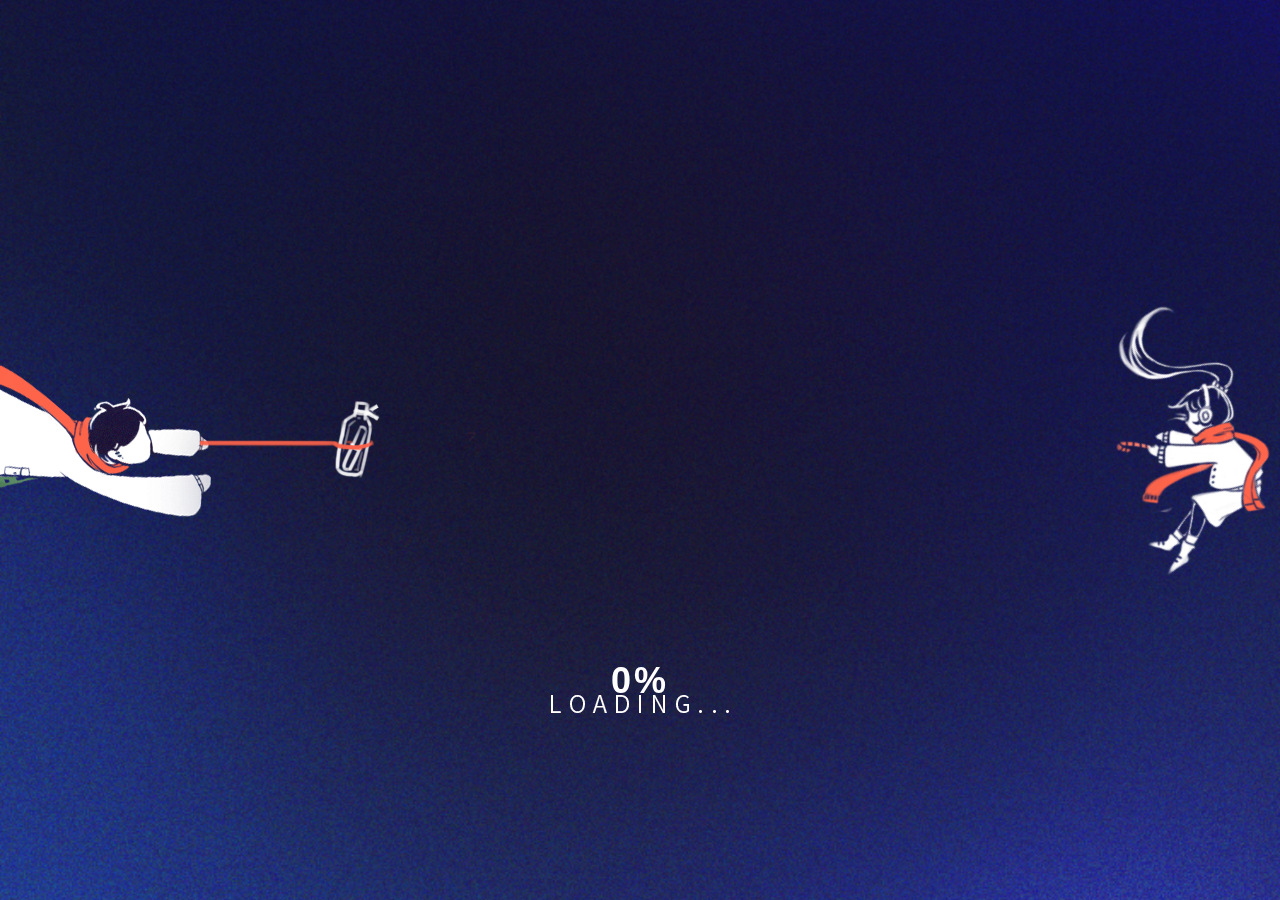
<file: index.html>
﻿<!DOCTYPE html>
<html lang="zh-CN">
<head>
	<meta charset="utf-8">
	<title>...</title>
	<meta name="viewport" content="width=device-width,initial-scale=1.0,maximum-scale=1.0,minimum-scale=1.0,user-scalable=no"/>
	<meta name="format-detection" content="telephone=no" />
	<link rel="stylesheet" href="css/index.css">
	<link rel="stylesheet" href="css/normalize.min.css">
	<link rel="stylesheet" href="css/style.css">
	<link rel="stylesheet" href="css/animate.css">	
	<script src="js/response.js"></script>
</head>
<body>
	<div class="loading-page">
		<div class="boy">
			<img src="img/loding_boy.png" alt="">
		</div>

		<div class="girl">
			<img src="img/girl.png" alt="">
		</div>

		<div class="line">
			<img src="img/loading_line.png" alt="">
		</div>

		<div class="loading">
			<p><span>0</span>%</p>
			<img src="img/loading.png" alt="">
		</div>
	</div>
	<div class="container">
		<div id="pageContain">
			<div class="page page1 current">
				<div class="contain">
					<div class="music">
						<img src="./img/on.png" height="69" width="60" alt="">
						<img class="hide" src="./img/off.png" height="69" width="60" alt="">
					</div>
					<div class="title"><img src="img/logo.png" height="58" width="220" alt=""></div>
					<div class="center"><img src="img/fire.png" height="950" width="741" alt=""></div>
					<div class="boy"><img src="img/boy.png" alt=""></div>
					<div class="girl"><img src="img/girl.png" alt=""></div>
					<div class="top-bottom"><img src="img/little.png" alt=""></div>
					<div class="txt"><img src="img/title.png" alt=""></div>
					<div class="botton"><img src="img/invitation.png" alt=""></div>
				</div>
			</div>

			<div class="page page2">
				<div class="contain">
					<div class="top-img"><img src="img/jiao.png" alt=""></div>
					<div class="boy"><img src="img/boy.png" alt=""></div>
					<div class="girl"><img src="img/girl.png" alt=""></div>
					<div class="botton"><img src="img/next.png" alt=""></div>
					<div class="choose" id="choose">
						<div class="man">
							<img class="hide" src="img/boy_off.png" alt="">
							<img class="on" src="img/boy_on.png" alt="">
						</div>
						<div class="women">
							<img class="on" src="img/girl_off.png" alt="">
							<img class="hide" src="img/girl_on.png" alt="">
						</div>
					</div>
				</div>
			</div>

			<div class="page page3">
				<div class="contain">
					<div class="top-img"><img src="img/jiao.png" alt=""></div>
					<div class="ta"><img src="img/ta.png" alt=""></div>
					<div class="botton"><img src="img/next.png" alt=""></div>
					
					<div class="left-right">
						<img src="img/left.png" alt="">
						<img src="img/right.png" alt="">
					</div>

					<div class="point-img">
						<img src="img/left_right.png" alt="">
					</div>

					<div class="input-txt">
						<div class="title">自定义内容</div>
						<input placeholder="请输入内容" />
						<div class="sub"><img src="img/submit.png" alt=""></div>
						<div class="close">x</div>
					</div>

					<div class="swiper-img">
						<div class="list">
							<div class="img">
								<img class="h" src="img/choose/t3.png" alt="">
								<img class="t" src="img/txt/t3.png" alt="">
							</div>
							<div class="img">
								<img class="h" src="img/choose/t2.png" alt="">
								<img class="t" src="img/txt/t2.png" alt="">
							</div>
							<div class="img">
								<img class="h" src="img/choose/t7.png" alt="">
								<img class="t" src="img/txt/t7.png" alt="">
							</div>
							<div class="img">
								<img class="h" src="img/choose/t13.png" alt="">
								<img class="t" src="img/txt/t13.png" alt="">
							</div>
							<div class="img">
								<img class="h" src="img/choose/t5.png" alt="">
								<img class="t" src="img/txt/t5.png" alt="">
							</div>
							<div class="img">
								<img class="h" src="img/choose/t4.png" alt="">
								<img class="t" src="img/txt/t4.png" alt="">
							</div>
							<div class="img">
								<img class="h" src="img/choose/t15.png" alt="">
								<img class="t" src="img/txt/t15.png" alt="">
								<img class="t hide" src="img/txt/t16.png" alt="">
							</div>
							<div class="img">
								<img class="h" src="img/choose/t14.png" alt="">
								<img class="t" src="img/txt/t14.png" alt="">
							</div>
							<div class="img">
								<img class="h" src="img/choose/t1.png" alt="">
								<img class="t" src="img/txt/t1.png" alt="">
							</div>
							<div class="img">
								<img class="h" src="img/choose/t8.png" alt="">
								<img class="t" src="img/txt/t8.png" alt="">
							</div>
							<div class="img">
								<img class="h" src="img/choose/t11.png" alt="">
								<img class="t" src="img/txt/t11.png" alt="">
							</div>
							<div class="img">
								<img class="h" src="img/choose/t10.png" alt="">
								<img class="t" src="img/txt/t10.png" alt="">
							</div>
							<div class="img">
								<img class="h" src="img/choose/t12.png" alt="">
								<img class="t" src="img/txt/t12.png" alt="">
							</div>
							<div class="img">
								<img class="h" src="img/choose/t9.png" alt="">
								<img class="t" src="img/txt/t9.png" alt="">
							</div>
							<div class="img">
								<img class="h" src="img/choose/t6.png" alt="">
								<img class="t" src="img/txt/t6.png" alt="">
							</div>
						</div>
					</div>
				</div>
			</div>

			<div class="page page4">
				<div class="contain">
					<div class="top-img"><img src="img/jiao.png" alt=""></div>
					<!-- S 旋转 -->
					<div class="wrapper">
						<div class="palette">
							<div class="palette_item_wrapper">
								<div data-color="#2a245b" class="palette_color"><span>8</span></div>
								<div data-color="#2a245b" class="palette_color"><span>9</span></div>
								<div data-color="#2a245b" class="palette_color"><span>10</span></div>
								<div data-color="#2a245b" class="palette_color"><span>1</span></div>
								<div data-color="#2a245b" class="palette_color"><span>2</span></div>
								<div data-color="#2a245b" class="palette_color active"><span>3</span></div>
								<div data-color="#2a245b" class="palette_color"><span>4</span></div>
								<div data-color="#2a245b" class="palette_color"><span>5</span></div>
								<div data-color="#2a245b" class="palette_color"><span>6</span></div>
								<div data-color="#2a245b" class="palette_color"><span>7</span></div>
							</div>
							<div class="palette_color__main"><img class="h" src="img/choose/t14.png" alt=""></div>
						</div>
					</div>
					<!--  旋转 -->
					<div class="num">
						<p>你希望朋友圈中</p>
						<p>第<em>3</em>个</p>
						<p>捡到这个漂流瓶</p>
					</div>
					<div class="botton"><img src="img/next.png" alt=""></div>
				</div>
			</div>

			<div class="page page5">
				<div class="contain">
					 <div class="top-img"><img src="img/jiao.png" alt=""></div>
					 <div class="comfirm-txt"><img src="img/confirm.png" alt=""></div>
					 <div class="open">
					 	<p>“第<em>3</em>个点开漂流瓶的人</p>
					 	<p>平安夜<em>唱首歌给我听</em>”</p>
					 </div>
					 <div class="btns">
					 	<img src="img/left_btn.png" alt="">
					 	<img onclick='alert(1)' src="img/right_btn.png" alt="">
					 </div>
				</div>
			</div>
		</div>

		<ul id="navBar" class="one">
			<li class="active">1</li>
			<li class="active">2</li>
			<li class="active">3</li>
			<li class="active">4</li>
			<li class="active">5</li>
		</ul>

		<div id="stars"></div>
		<div class="snow-container">
		  <div class="snow foreground"></div>
		  <div class="snow foreground layered"></div>
		  <div class="snow middleground"></div>
		  <div class="snow middleground layered"></div>
		  <div class="snow background"></div>
		  <div class="snow background layered"></div>
		</div>
	</div>
</body>

<script src="http://www.jq22.com/jquery/jquery-1.10.2.js"></script>
<script type="text/javascript" src="js/index.js"></script>
<script src="js/fullPage.min.js"></script>
<script>
	var runPage;
	runPage = new FullPage({
		id: 'pageContain',
		slideTime: 800,
		effect: {
			transform: {
				translate: 'x',
				scale: [1, 1],
				rotate: [0, 0]
			},
			opacity: [0, 1]
		},
		// mode: 'wheel,touch,nav:navBar',
		mode: 'nav:navBar',
		easing: 'ease',
		callback: function(index){
			console.log(index)
			if(index == 1){
				$('#navBar').removeClass().addClass('two')
			} else if(index == 2){
				$('#navBar').removeClass().addClass('three')
			} else if(index == 3){
				$('#navBar').removeClass().addClass('four')
			} else if(index == 4){
				$('#navBar').removeClass().addClass('five')
			}
		}
	});
	$('#navBar li').click(function(){
		var index = $(this).index();
		$('#pageContain .page').eq(index).show().siblings().hide()
	})
	var timer = parseInt(Math.random()*(10-5+1)+5,10);
	var num = 0
	var inter = setInterval(function(){
		if(num < 100){
			num++
			$('.loading-page .loading p span').html(num)
		} else {
			clearInterval(inter)
			$('.loading-page ').hide()
		}
	},timer*3.5)

	var stars = document.getElementById('stars')
	var star = document.getElementsByClassName('star')

	// js随机生成流星
	for (var j = 0; j < 30; j++) {
	    var newStar = document.createElement("div")
	    newStar.className = "star"
	    newStar.style.top = randomDistance(10, -10) + 'px'
	    newStar.style.left = randomDistance(0, -100) + 'px'
	    stars.appendChild(newStar)
	}

	// 封装随机数方法
	function randomDistance(max, min) {
	    var distance = Math.floor(Math.random() * (max - min + 1) * 10 + min)
	    return distance
	}

	// 给流星添加动画延时
	for (var i = 0, len = star.length; i < len; i++) {
	    if (i % 6 == 0) {
	        star[i].style.animationDelay = '0s'
	    } else {
	        star[i].style.animationDelay = i * 1.3 + 's'
	    }
	}

</script>

</html>
</file>
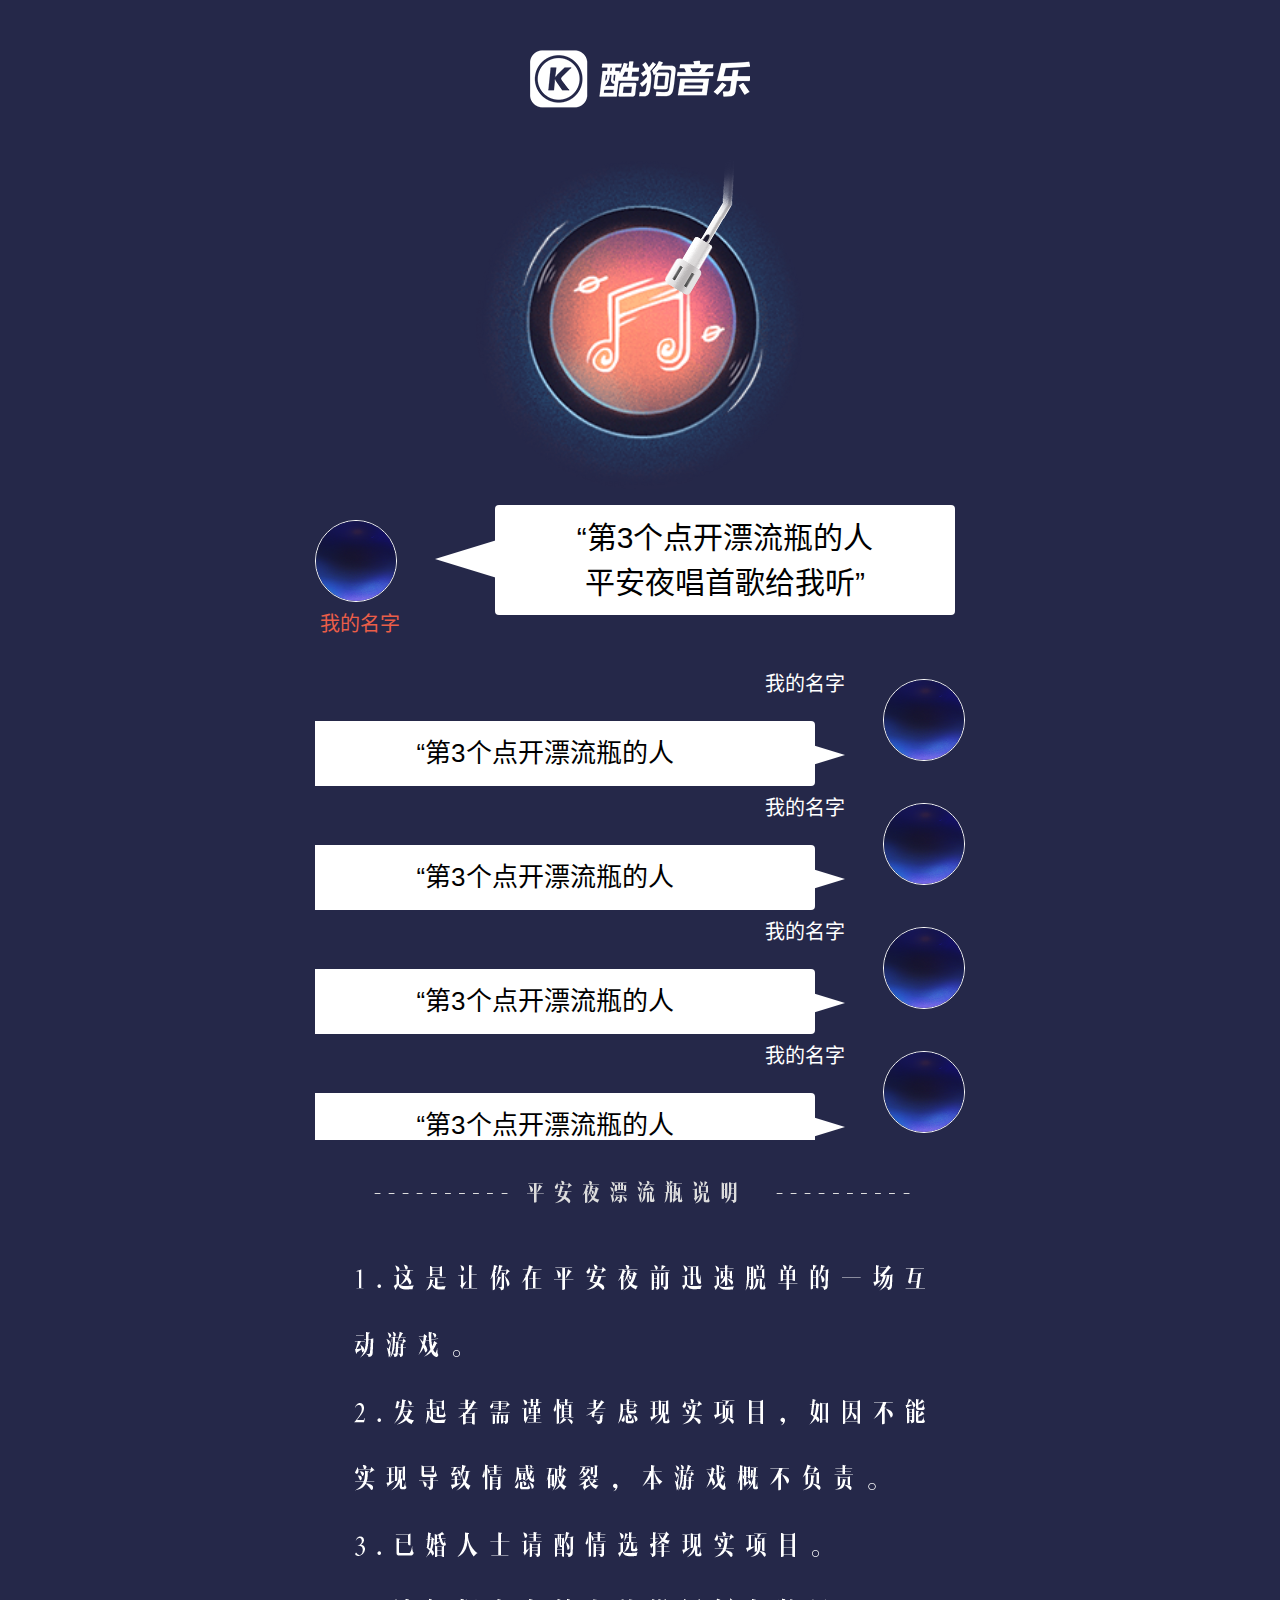
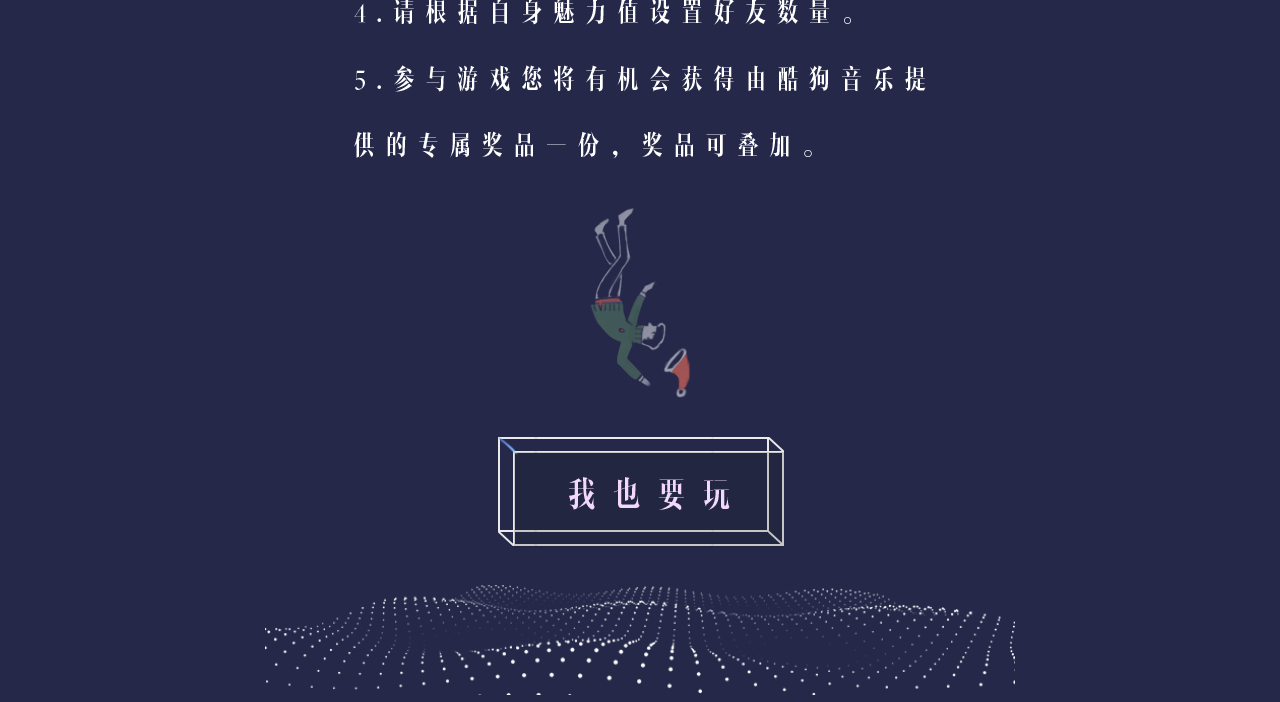
<file: share.html>
<!DOCTYPE html>
<html lang="zh-CN">
<head>
	<meta charset="utf-8">
	<title>分享</title>
	<meta name="viewport" content="width=device-width,initial-scale=1.0,maximum-scale=1.0,minimum-scale=1.0,user-scalable=no"/>
	<meta name="format-detection" content="telephone=no" />
	<link rel="stylesheet" href="css/index.css">
	<link rel="stylesheet" href="css/style.css">
	<link rel="stylesheet" href="css/animate.css">
	<script src="js/response.js"></script>
	<style>
		body{ background-color: #252849; }
		html{ overflow: scroll!important; }
	</style>
</head>
<body>
	<div class="head-img">
		<img src="img/logo.png" alt="">
	</div>

	<div class="choose-img">
		<img class="choosed" src="img/choosed/t1.png" alt="">
		<img class="music" src="img/music.png" alt="">
	</div>

	<dl class="response-txt">
		<dt>
			<div class="img">
				<img class="face" src="img/bg.png" alt="">
				<div class="tip">我的名字</div>
			</div>
			<div class="txt">“第3个点开漂流瓶的人<br/>平安夜唱首歌给我听”</div>
		</dt>
		<dd>
			<div class="img">
				<img class="face" src="img/bg.png" alt="">
				<div class="tip">我的名字</div>
			</div>
			<div class="txt">“第3个点开漂流瓶的人</div>
		</dd>

		<dd>
			<div class="img">
				<img class="face" src="img/bg.png" alt="">
				<div class="tip">我的名字</div>
			</div>
			<div class="txt">“第3个点开漂流瓶的人</div>
		</dd>

		<dd>
			<div class="img">
				<img class="face" src="img/bg.png" alt="">
				<div class="tip">我的名字</div>
			</div>
			<div class="txt">“第3个点开漂流瓶的人</div>
		</dd>
		<dd>
			<div class="img">
				<img class="face" src="img/bg.png" alt="">
				<div class="tip">我的名字</div>
			</div>
			<div class="txt">“第3个点开漂流瓶的人</div>
		</dd>
	</dl>	
	<div class="b_txt"><img src="img/b_txt.png" alt=""></div>
	<div class="luo"><img src="img/little.png" alt=""></div>
	<div class="join"><img src="img/join.png" alt=""></div>
	<div class="bo_img"><img src="img/bo_img.png" alt=""></div>
	<div id="stars"></div>
	<div class="snow-container">
	  <div class="snow foreground"></div>
	  <div class="snow foreground layered"></div>
	  <div class="snow middleground"></div>
	  <div class="snow middleground layered"></div>
	  <div class="snow background"></div>
	  <div class="snow background layered"></div>
	</div>
</body>
<script src="http://www.jq22.com/jquery/jquery-1.10.2.js"></script>
<script>
	var stars = document.getElementById('stars')
	var star = document.getElementsByClassName('star')

	// js随机生成流星
	for (var j = 0; j < 30; j++) {
	    var newStar = document.createElement("div")
	    newStar.className = "star"
	    newStar.style.top = randomDistance(10, -10) + 'px'
	    newStar.style.left = randomDistance(0, -100) + 'px'
	    stars.appendChild(newStar)
	}

	// 封装随机数方法
	function randomDistance(max, min) {
	    var distance = Math.floor(Math.random() * (max - min + 1) * 10 + min)
	    return distance
	}

	// 给流星添加动画延时
	for (var i = 0, len = star.length; i < len; i++) {
	    if (i % 6 == 0) {
	        star[i].style.animationDelay = '0s'
	    } else {
	        star[i].style.animationDelay = i * 1.3 + 's'
	    }
	}
</script>
</html>
</file>
<file: css/index.css>
html,body{ max-width: 750px; margin: 0 auto; overflow: hidden;}
body,  div,  p { margin: 0; padding: 0;}
ul { list-style: none;}
body { width: 100%;  *cursor: default;font: 16px/1.5 "Microsoft YaHei", Helvetica, STHeiti STXihei, Microsoft JhengHei, Arial;}
#pageContain { overflow: hidden; position: relative; z-index: 3}
.page { display: none; width: 100%; height: 100%; overflow: hidden; position: absolute; top: 0; left: 0; }
.contain { width: 100%; height: 100%; display: none; position: relative; z-index: 0;}
.container { background: url('../img/bg.png') no-repeat center; background-size: cover; }
.current .contain, .slide .contain { display: block;}
.current { display: block; z-index: 1;}
.slide { display: block; z-index: 2;}
.hide { display: none; }
.swipe { display: block; z-index: 3; transition-duration: 0ms !important; -webkit-transition-duration: 0ms !important;}
#navBar { z-index: 10; position: absolute; bottom: .7rem; width: 100%; height: 1.12rem;}
#navBar .active { background: #ccc;}
#navBar li { cursor: pointer; margin-bottom: 10px; opacity: 0; display: none; position: absolute; transition: all .7s ease; text-align: center;}
.txt { margin-top: 20%; font-size: 50px; color: #fff; text-align: center;}
.page1 .contain .music { position: absolute; left: .47rem; top: .45rem; }
.page1 .contain .music img{ width: .6rem; height: .7rem; }
.page1 .contain .title { position: absolute; left: 50%; width: 2.25rem; height: .65rem; top: .5rem; margin-left: -1.125rem; }
.page1 .contain .title img{ width: 2.25rem; height: .65rem; }
.page1 .contain .center { position: absolute;  }
.page1 .contain .center img { width: 7.41rem; height: 9.5rem; }
.page1 .contain .center { position: absolute; top: .6rem;}
.page1 .contain .boy,.page2 .contain .boy { position: absolute; top: .6rem; width: 2.29rem; height: 3.15rem; top: 0; right: .3rem;-webkit-animation: balloon2 4s ease-in-out infinite;
                -moz-animation: balloon2 4s ease-in-out infinite;
                -o-animation: balloon2 4s ease-in-out infinite;
                animation: balloon2 4s ease-in-out infinite;}
.page2 .contain .boy,.page2 .contain .girl{ opacity: 0.5; }
.page1 .contain .boy img,.page2 .contain .boy img { width: 2.29rem; height: 3.15rem;}
.page1 .contain .girl,.page2 .contain .girl { width: 1.73rem; height: 2.29rem; position: absolute; left: .3rem; bottom: 1.7rem; webkit-animation: balloon2 4s ease-in-out infinite;
    -moz-animation: balloon2 4s ease-in-out infinite;
    -o-animation: balloon2 4s ease-in-out infinite;
    animation: balloon2 4s ease-in-out infinite;}
.page1 .contain .girl img,.page2 .contain .girl img{ width: 1.73rem; height: 2.29rem; }
.page1 .contain .top-bottom { position: absolute; width: 1.03rem; height: 1.93rem; left: 1rem; top: 3.26rem; -webkit-animation: balloon4 6s ease-in-out infinite;
    -moz-animation: balloon4 6s ease-in-out infinite;
    -o-animation: balloon4 6s ease-in-out infinite;
    animation: balloon4 6s ease-in-out infinite;}
.page1 .contain .top-bottom img{ width: 1.03rem; height: 1.93rem; }
.page1 .contain .txt { position: absolute; width: 2.49rem; height: 7.3rem; left: 50%; margin-left: -1.245rem; top: 1.2rem;}
.page1 .contain .txt img{ width: 2.49rem; height: 7.3rem; }
.page1 .contain .botton,.page2 .contain .botton,.page3 .contain .botton,.page4 .contain .botton { position: absolute; z-index: 9; width: 4.17rem; height: 1.12rem; bottom: .7rem; left: 50%; margin-left: -2rem;}
.page1 .contain .botton img,.page2 .contain .botton img,.page3 .contain .botton img,.page4 .contain .botton img{ width: 4.17rem; height: 1.12rem; }
.page2 .contain .choose { position: absolute; width: 3.52rem; left: 50%; margin-left: -1.76rem; top: 2.5rem;}
.page2 .contain .choose img{ width: 3.52rem; height: 3.26rem; position: absolute; left: 0; top: 0}
.page2 .contain .choose .women img{ height: 4.02rem;}
.page2 .contain .choose .women{ height: 4.02rem; position: relative;}
.page2 .contain .choose .man{ height: 3.26rem; position: relative;}
.contain .top-img { position: absolute; width: 1.66rem; height: .98rem; left: 50%; margin-left: -.83rem; top: .4rem;}
.contain .top-img img{ width: 1.66rem; height: .98rem;}
.page3 .contain .ta { width: 4.21rem; height: .41rem; position: absolute; left: 50%; margin-left: -2.1rem; top: 2rem;}
.page3 .contain .ta img{ width: 4.21rem; height: .41rem; }
.swiper-img{ height: 6rem; width: 100%; position: absolute; left: 0; top: 3rem; overflow-x: scroll; overflow-y: hidden;}
.swiper-img .list{ width: 30.3rem; height: 6rem;}
.swiper-img .list .img:nth-child(1){ position: absolute; top: 3rem; left: .2rem;}
.swiper-img .list .img:nth-child(1) .h{ width: 2.7rem; height: 2.7rem; }
.swiper-img .list .img:nth-child(1) .t{ position: absolute; height: .29rem; bottom: 0; z-index: 1; left: 50%; width: 1.88rem; margin-left: -0.94rem;}
.swiper-img .list .img:nth-child(2){ position: absolute; top: .4rem; left: 1.5rem;}
.swiper-img .list .img:nth-child(2) .h{ width: 1.9rem; height: 1.9rem; }
.swiper-img .list .img:nth-child(2) .t{ position: absolute; height: .29rem; bottom: 0; z-index: 1; left: 50%; width: 1.88rem; margin-left: -0.94rem;}
.swiper-img .list .img:nth-child(3){ position: absolute; top: 1.76rem; left: 3.5rem;}
.swiper-img .list .img:nth-child(3) .h{ width: 3.2rem; height: 3.2rem; }
.swiper-img .list .img:nth-child(3) .t{ position: absolute; height: .29rem; bottom: 0; z-index: 1; left: 50%; width: 1.88rem; margin-left: -0.94rem;}
.swiper-img .list .img:nth-child(4){ position: absolute; top: .7rem; left: 7.2rem;}
.swiper-img .list .img:nth-child(4) .h{ width: 2rem; height: 2rem; }
.swiper-img .list .img:nth-child(4) .t{ position: absolute; height: .29rem; bottom: 0; z-index: 1; left: 50%; width: 1.88rem; margin-left: -0.94rem;}
.swiper-img .list .img:nth-child(5){ position: absolute; top: 3.5rem; left: 6.9rem;}
.swiper-img .list .img:nth-child(5) .h{ width: 1.9rem; height: 1.9rem; }
.swiper-img .list .img:nth-child(5) .t{ position: absolute; height: .29rem; bottom: 0; z-index: 1; left: 50%; width: 1.88rem; margin-left: -0.94rem;}
.swiper-img .list .img:nth-child(6){ position: absolute; top: 2.3rem; left: 9.5rem;}
.swiper-img .list .img:nth-child(6) .h{ width: 2.9rem; height: 2.9rem; }
.swiper-img .list .img:nth-child(6) .t{ position: absolute; height: .29rem; bottom: 0; z-index: 1; left: 50%; width: 1.88rem; margin-left: -0.94rem;}
.swiper-img .list .img:nth-child(7){ position: absolute; top: .5rem; left: 11.2rem;}
.swiper-img .list .img:nth-child(7) .h{ width: 1.4rem; height: 1.4rem; }
.swiper-img .list .img:nth-child(7) .t{ position: absolute; height: .29rem; bottom: 0; z-index: 1; left: 50%; width: 1.88rem; margin-left: -0.94rem;}
.swiper-img .list .img:nth-child(8){ position: absolute; top: 1rem; left: 12.8rem;}
.swiper-img .list .img:nth-child(8) .h{ width: 3.85rem; height: 3.85rem; }
.swiper-img .list .img:nth-child(8) .t{ position: absolute; height: .29rem; bottom: 0; z-index: 1; left: 50%; width: .75rem; margin-left: -0.375rem;}
.swiper-img .list .img:nth-child(9){ position: absolute; top: 3.5rem; left: 16.8rem;}
.swiper-img .list .img:nth-child(9) .h{ width: 1.5rem; height: 1.5rem; }
.swiper-img .list .img:nth-child(9) .t{ position: absolute; height: .29rem; bottom: 0; z-index: 1; left: 50%; width: 1.88rem; margin-left: -0.94rem;}
.swiper-img .list .img:nth-child(10){ position: absolute; top: .1rem; left: 16.8rem;}
.swiper-img .list .img:nth-child(10) .h{ width: 2.8rem; height: 2.8rem; }
.swiper-img .list .img:nth-child(10) .t{ position: absolute; height: .29rem; bottom: 0; z-index: 1; left: 50%; width: 1rem; margin-left: -0.5rem;}
.swiper-img .list .img:nth-child(11){ position: absolute; top: 2.6rem; left: 19.3rem;}
.swiper-img .list .img:nth-child(11) .h{ width: 2.8rem; height: 2.8rem; }
.swiper-img .list .img:nth-child(11) .t{ position: absolute; height: .29rem; bottom: 0; z-index: 1; left: 50%; width: 1.88rem; margin-left: -0.94rem;}
.swiper-img .list .img:nth-child(12){ position: absolute; top: .2rem; left: 20.6rem;}
.swiper-img .list .img:nth-child(12) .h{ width: 1.8rem; height: 1.8rem; }
.swiper-img .list .img:nth-child(12) .t{ position: absolute; height: .29rem; bottom: 0; z-index: 1; left: 50%; width: 1.88rem; margin-left: -0.94rem;}
.swiper-img .list .img:nth-child(13){ position: absolute; top: .2rem; left: 23rem;}
.swiper-img .list .img:nth-child(13) .h{ width: 3rem; height: 3rem; }
.swiper-img .list .img:nth-child(13) .t{ position: absolute; height: .29rem; bottom: 0; z-index: 1; left: 50%; width: 1.88rem; margin-left: -0.94rem;}
.swiper-img .list .img:nth-child(14){ position: absolute; top: 3.7rem; left: 24rem;}
.swiper-img .list .img:nth-child(14) .h{ width: 1.8rem; height: 1.8rem; }
.swiper-img .list .img:nth-child(14) .t{ position: absolute; height: .29rem; bottom: 0; z-index: 1; left: 50%; width: 1.88rem; margin-left: -0.94rem;}
.swiper-img .list .img:nth-child(15){ position: absolute; top: .7rem; left: 26.5rem;}
.swiper-img .list .img:nth-child(15) .h{ width: 3.5rem; height: 3.5rem; }
.swiper-img .list .img:nth-child(15) .t{ position: absolute; height: .29rem; bottom: 0; z-index: 1; left: 50%; width: 1.88rem; margin-left: -0.94rem;}
.page4 .contain .num { position: absolute; bottom: 2.2rem; z-index: 9; width: 100%; text-align: center; font-size: .4rem; color: #fff; letter-spacing: 8px;}
.page4 .contain .num em { font-style: normal; color: #f84f4a; }
.comfirm-txt { position: absolute; width: 100%; text-align: center; top: 2rem; left: 0;}
.comfirm-txt img { width: 5.2rem; height: 1.26rem; }
.page5 .open{ position: absolute; left: 0; width: 100%; height: 6.04rem; background: url(../img/zs.png) no-repeat; background-size: cover; top: 4.4rem; text-align: center; color: #000;}
.page5 .open p:first-child{ padding-top: 1.6rem; }
.page5 .open p { letter-spacing: 5px; line-height: 1.5;}
.page5 .open p em{ font-style: normal; color: #f84f4a; }
.btns { position: absolute; bottom: 1rem; width: 100%; left: 0; text-align: center;}
.btns img:first-child{ margin-right: .3rem; }
.btns img{ width: 3.3rem; height: 1.12rem; }
.head-img { width: 100%; height: .6rem; text-align: center; margin-top: .5rem;}
.head-img img{ width: 2.2rem; height: .58rem;}
.choose-img { position: relative; text-align: center; text-align: center; width: 3.3rem; height: 3.3rem; margin: 0 auto; margin-top: .5rem;}
.choose-img .choosed{ width: 3.3rem; height: 3.3rem; border-radius: 50%;}
.choose-img .music{ position: absolute; width: .7rem; height: 1.36rem; right: .7rem; top: 0; }
.response-txt { width: 6.5rem; margin: 0 auto; max-height: 7.5rem; overflow: scroll; padding-top: .3rem;}
.response-txt .face{ width: .8rem; height:.8rem; border-radius: 50%; border: 1px solid #fff;}
.response-txt dt{ position: relative; margin-bottom: .7rem;}
.response-txt dt .img{ position: relative; }
.response-txt dt .img .tip{ position: absolute; left: -0.45rem; color: #eb5e48; font-size: .2rem; width: 1.8rem; text-align: center; overflow: hidden; white-space: normal; text-overflow: ellipsis;}
.response-txt dt .txt{ position: absolute;  background-color: #fff; color: #000; left: 1.8rem; top: -1.45rem; padding: .1rem 0; border-radius: 4px; font-size: .3rem; width: 4.6rem;}
.response-txt dt .txt:after{ width: .62rem; height: .38rem; content: ''; position: absolute; left: -0.6rem; top: .35rem; background: url(../img/san.png) no-repeat center; background-size: cover;}
.response-txt dd .img{ text-align: right; position: relative;}
.response-txt dd .img .tip { position: absolute; right: 1.2rem; text-align: center; color: #fff; font-size: .2rem; overflow: hidden; white-space: normal; text-overflow: ellipsis; top: -.1rem;}
.response-txt dd { margin-top: .35rem; position: relative;}
.response-txt dd .txt { position: absolute; background-color: #fff; border-radius: 4px; height: .65rem; line-height: .65rem; font-size: .26rem; text-align: center; color: #000; width: 5.4rem; top: -.8rem; left: -.8rem;}
.response-txt dd .txt:after{ content: ''; position: absolute; width: .62rem; right: -0.3rem; top: 0.15rem; height: .38rem; transform: rotate(180deg); background: url(../img/san.png) no-repeat center; background-size: cover;}
.b_txt{ text-align: center; margin: 0.4rem 0;}
.b_txt img{ text-align: center; width: 5.72rem; height: 5.79rem;}
.luo { text-align: center; }
.luo img { width: 1.03rem; height: 1.93rem; }
.join{ text-align: center; position: relative; z-index: 9}
.join img{ width: 2.87rem; height: 1.12rem; margin: .3rem 0;}
.bo_img{ text-align: center; }
.bo_img img{ width: 7.5rem; height: 1.1rem; }
#navBar.one li:nth-child(2),#navBar.two li:nth-child(3),#navBar.three li:nth-child(4),#navBar.four li:nth-child(5){ display: block; width: 4.17rem; left: 50%; margin-left: -2rem; line-height: 1.1rem;}
#navBar.one,#navBar.two,#navBar.three,#navBar.four{ bottom: .2rem; }
#navBar.five { width: 50%; }
#navBar.five li:nth-child(4){ display: block; width: 3rem; margin-left: -0.5rem; line-height: 1.1rem;}
::-webkit-scrollbar { display: none; }
.loading-page{ position: fixed; width: 100%; height: 100%; left: 0; top: 0; z-index: 99; background:#fff url('../img/bg.png') no-repeat center; background-size: cover; }
.loading-page .boy{ position: absolute; width: 2.12rem; height: 1.74rem; top: 50%; margin-top: -1.06rem;}
.loading-page .girl{ position: absolute; width: 1.73rem; height: 2.29rem; top: 50%; margin-top: -1.3rem; transform: rotateY(180deg) rotate(36deg); right: .2rem; }
.loading-page .boy img{ width: 2.12rem; height: 1.74rem; }
.loading-page .girl img{ width: 1.73rem; height: 2.29rem; }
.loading-page .line { width: 5.57rem; height: 1.02rem; position: fixed; top: 50%; margin-top: -.5rem; overflow: hidden; left: 2rem; }
.loading-page .line img{ width: 5.57rem; height: 1.02rem; position: absolute; right: 2.8rem; -webkit-animation: myfirst 4s ease-in-out infinite; -moz-animation: myfirst 4s ease-in-out infinite; animation: -o-myfirst 4s ease-in-out infinite; animation: myfirst 4s ease-in-out infinite;}
.loading-page .loading { position: fixed; bottom: 1.8rem; text-align: center; width: 100%; }
.loading-page .loading p{ font-weight: bold; font-size: .36rem; color: #fff; letter-spacing: 3px;  line-height: .8}
.loading-page .loading img { width: 1.78rem; height: .18rem; margin-top: -.3rem; }
.left-right { position: absolute; bottom: .9rem; width: 100%; left: 0; text-align: center;}
.left-right img { width: .37rem; height: .47rem; }
.left-right img:first-child{ margin-right: 4.5rem; }
.point-img { text-align: center; position: absolute; bottom: 2rem; width: 100%; text-align: center; }
.point-img img{ width: 1.84rem; height: .29rem; }
.input-txt{ position: absolute; width: 6.18rem; height: 4.5rem; left: 50%; margin-left: -3.09rem; top: 50%; margin-top: -2.25rem; background: url(../img/input.png); background-size: 6.18rem 4.5rem; z-index: 9; text-align: center;}
.input-txt input { background: #2f3766; color: #fff; font-size: .25rem; outline: none; width: 4.5rem; height: .76rem; margin-top: 1.5rem; border: 1px solid #fff; display: table-cell; vertical-align: middle; text-align: center;}
.input-txt .sub { width: 100%; height: 30px; line-height: 30px; text-align: center; color: #fff; }
.input-txt .sub img{ width: 2.5rem; height: .9rem; margin-top: 0.5rem;}
input::-webkit-input-placeholder { color: #fff;}
.input-txt .title{ width: 100%; text-align: center; color: #fff; position: absolute; font-size: .3rem; top: .65rem; }
.input-txt .close{ width: 1rem; height: 1rem; position: absolute; right: 0; top: 0; color: #fff; text-align: center; line-height: 1rem; font-size: .4rem; }
</file>
<file: css/style.css>
.wrapper {
  width: 100vw;
  height: 100vh;
  -webkit-transition: background .3s;
  transition: background .3s;
}

.palette {
  width: 4.5rem;
  height: 4.5rem;
  position: absolute;
  left: 0;
  right: 0;
  top: -2.4rem;
  bottom: 0;
  margin: auto;
}
.palette .palette_item_wrapper {
  -webkit-transition: -webkit-transform .4s;
  transition: -webkit-transform .4s;
  transition: transform .4s;
  transition: transform .4s, -webkit-transform .4s;
  width: 100%;
  height: 100%;
  border-radius: 50%;
  -webkit-transform: translateX(1rem);
          transform: translateX(1rem);
  -webkit-transition-delay: .4s;
          transition-delay: .4s;
}
.palette .palette_item_wrapper div span{ 
  display: block; 
  position: absolute;
  width: .85rem;
  height: .85rem;
  left: 0;
  top: 0; 
}
.palette .palette_item_wrapper div.palette_color.active{
   background-color: #1d8980!important; 
}
.palette.palette__opened .palette_item_wrapper {
  -webkit-transform: translateX(0);
          transform: translateX(0);
  -webkit-transition-delay: 0s;
          transition-delay: 0s;
}
.palette.palette__opened .palette_color {
  -webkit-transition-delay: .2s;
          transition-delay: .2s;
}
.palette.palette__opened .palette_color:nth-child(1) {
  -webkit-transform: rotate(0deg);
          transform: rotate(0deg);
}
.palette.palette__opened .palette_color:nth-child(2) {
  -webkit-transform: rotate(36deg);
          transform: rotate(36deg);
}
.palette .palette_item_wrapper div:nth-child(2) span{
  -webkit-transform: rotate(-36deg);
          transform: rotate(-36deg);
}
.palette.palette__opened .palette_color:nth-child(3) {
  -webkit-transform: rotate(72deg);
          transform: rotate(72deg);
}
.palette .palette_item_wrapper div:nth-child(3) span{
  -webkit-transform: rotate(-72deg);
          transform: rotate(-72deg);
}
.palette.palette__opened .palette_color:nth-child(4) {
  -webkit-transform: rotate(108deg);
          transform: rotate(108deg);
}
.palette .palette_item_wrapper div:nth-child(4) span{
  -webkit-transform: rotate(-108deg);
          transform: rotate(-108deg);
}
.palette.palette__opened .palette_color:nth-child(5) {
  -webkit-transform: rotate(144deg);
          transform: rotate(144deg);
}
.palette .palette_item_wrapper div:nth-child(5) span{
  -webkit-transform: rotate(-144deg);
          transform: rotate(-144deg);
}
.palette.palette__opened .palette_color:nth-child(6) {
  -webkit-transform: rotate(180deg);
          transform: rotate(180deg);
}
.palette .palette_item_wrapper div:nth-child(6) span{
  -webkit-transform: rotate(-180deg);
          transform: rotate(-180deg);
}
.palette.palette__opened .palette_color:nth-child(7) {
  -webkit-transform: rotate(216deg);
          transform: rotate(216deg);
}
.palette .palette_item_wrapper div:nth-child(7) span{
  -webkit-transform: rotate(-216deg);
          transform: rotate(-216deg);
}
.palette.palette__opened .palette_color:nth-child(8) {
  -webkit-transform: rotate(252deg);
          transform: rotate(252deg);
}
.palette .palette_item_wrapper div:nth-child(8) span{
  -webkit-transform: rotate(-252deg);
          transform: rotate(-252deg);
}
.palette.palette__opened .palette_color:nth-child(9) {
  -webkit-transform: rotate(288deg);
          transform: rotate(288deg);
}
.palette .palette_item_wrapper div:nth-child(9) span{
  -webkit-transform: rotate(-288deg);
          transform: rotate(-288deg);
}
.palette.palette__opened .palette_color:nth-child(10) {
  -webkit-transform: rotate(324deg);
          transform: rotate(324deg);
}
.palette .palette_item_wrapper div:nth-child(10) span{
  -webkit-transform: rotate(-324deg);
          transform: rotate(-324deg);
}
.palette .palette_color, .palette .palette_color__main {
  position: absolute;
  border-radius: 50%;
  cursor: pointer;
  border-style: solid;
  border-color: #ffffff;
  -webkit-box-shadow: 3px 3px 10px rgba(0, 0, 0, 0.6);
          box-shadow: 3px 3px 10px rgba(0, 0, 0, 0.6);
}
.palette .palette_color__main {
  background-color: #e16969;
  width: 2rem;
  height: 2rem;
  -webkit-transition: background .3s;
  transition: background .3s;
  left: 0;
  right: 0;
  top: 0;
  bottom: 0;
  margin: auto;
}
.palette .palette_color__main img{
  width: 2rem;
  height: 2rem;
}
.palette .palette_color {
  width: .85rem;
  height: .85rem;
  text-align: center;
  line-height: .85rem;
  color: #fff;
  display: block;
  -webkit-transform-origin: 250% 50%;
          transform-origin: 250% 50%;
  -webkit-transition: -webkit-transform .5s;
  transition: -webkit-transform .5s;
  transition: transform .5s;
  transition: transform .5s, -webkit-transform .5s;
  border-width: 3px;
  -webkit-transition-delay: 0s;
          transition-delay: 0s;
  left: -.2rem;
  top: 0;
  bottom: 0;
  margin: auto;
  font-size: .4rem;
}
#stars {
  margin: 0 auto;
  max-width: 16000px;
  position: fixed;
  top: 0;
  left: 0;
  right: 0;
  bottom: 0;
  z-index: 2;
}
.star {
  display: block;
  width: 1px;
  background: transparent;
  position: relative;
  opacity: 0;
  /*过渡动画*/
  
  animation: star-fall 3s linear infinite;
  -webkit-animation: star-fall 3s linear infinite;
  -moz-animation: star-fall 3s linear infinite;
}
.star:after {
  content: '';
  display: block;
  border: 0px solid #fff;
  border-width: 0px 90px 2px 90px;
  border-color: transparent transparent transparent rgba(255, 255, 255, .5);
  box-shadow: 0 0 1px 0 rgba(255, 255, 255, .1);
  /*变形*/
  
  transform: rotate(-135deg) translate3d(1px, 3px, 0);
  -webkit-transform: rotate(-135deg) translate3d(1px, 3px, 0);
  -moz-transform: rotate(-135deg) translate3d(1px, 3px, 0);
  transform-origin: 0% 100%;
  -webkit-transform-origin: 0% 100%;
  -moz-transform-origin: 0% 100%;
}
@keyframes star-fall {
  0% {
      opacity: 0;
      transform: scale(0.5) translate3d(0, 0, 0);
      -webkit-transform: scale(0.5) translate3d(0, 0, 0);
      -moz-transform: scale(0.5) translate3d(0, 0, 0);
  }
  50% {
      opacity: 1;
      transform: translate3d(200px, 200px, 0);
      -webkit-transform: translate3d(200px, 200px, 0);
      -moz-transform: translate3d(200px, 200px, 0);
  }
  100% {
      opacity: 0;
      transform: scale(1.2) translate3d(300px, 300px, 0);
      -webkit-transform: scale(1.2) translate3d(300px, 300px, 0);
      -moz-transform: scale(1.2) translate3d(300px, 300px, 0);
  }
}
.snow-container {
  position: fixed;
  height: 800px;
  width: 100%;
  max-width: 100%;
  top: 0;
  overflow: hidden;
  z-index: 2;
  pointer-events: none;
}

.snow {
  display: block;
  position: absolute;
  z-index: 2;
  top: 0;
  right: 0;
  bottom: 0;
  left: 0;
  pointer-events: none;
  -webkit-transform: translate3d(0, -100%, 0);
          transform: translate3d(0, -100%, 0);
  -webkit-animation: snow linear infinite;
          animation: snow linear infinite;
}
.snow.foreground {
  background-image: url("https://dl6rt3mwcjzxg.cloudfront.net/assets/snow/snow-large-075d267ecbc42e3564c8ed43516dd557.png");
  -webkit-animation-duration: 15s;
          animation-duration: 15s;
}
.snow.foreground.layered {
  -webkit-animation-delay: 7.5s;
          animation-delay: 7.5s;
}
.snow.middleground {
  background-image: url(https://dl6rt3mwcjzxg.cloudfront.net/assets/snow/snow-medium-0b8a5e0732315b68e1f54185be7a1ad9.png);
  -webkit-animation-duration: 20s;
          animation-duration: 20s;
}
.snow.middleground.layered {
  -webkit-animation-delay: 10s;
          animation-delay: 10s;
}
.snow.background {
  background-image: url(https://dl6rt3mwcjzxg.cloudfront.net/assets/snow/snow-small-1ecd03b1fce08c24e064ff8c0a72c519.png);
  -webkit-animation-duration: 30s;
          animation-duration: 30s;
}
.snow.background.layered {
  -webkit-animation-delay: 15s;
          animation-delay: 15s;
}

@-webkit-keyframes snow {
  0% {
    -webkit-transform: translate3d(0, -100%, 0);
            transform: translate3d(0, -100%, 0);
  }
  100% {
    -webkit-transform: translate3d(15%, 100%, 0);
            transform: translate3d(15%, 100%, 0);
  }
}

@keyframes snow {
  0% {
    -webkit-transform: translate3d(0, -100%, 0);
            transform: translate3d(0, -100%, 0);
  }
  100% {
    -webkit-transform: translate3d(15%, 100%, 0);
            transform: translate3d(15%, 100%, 0);
  }
}
</file>
